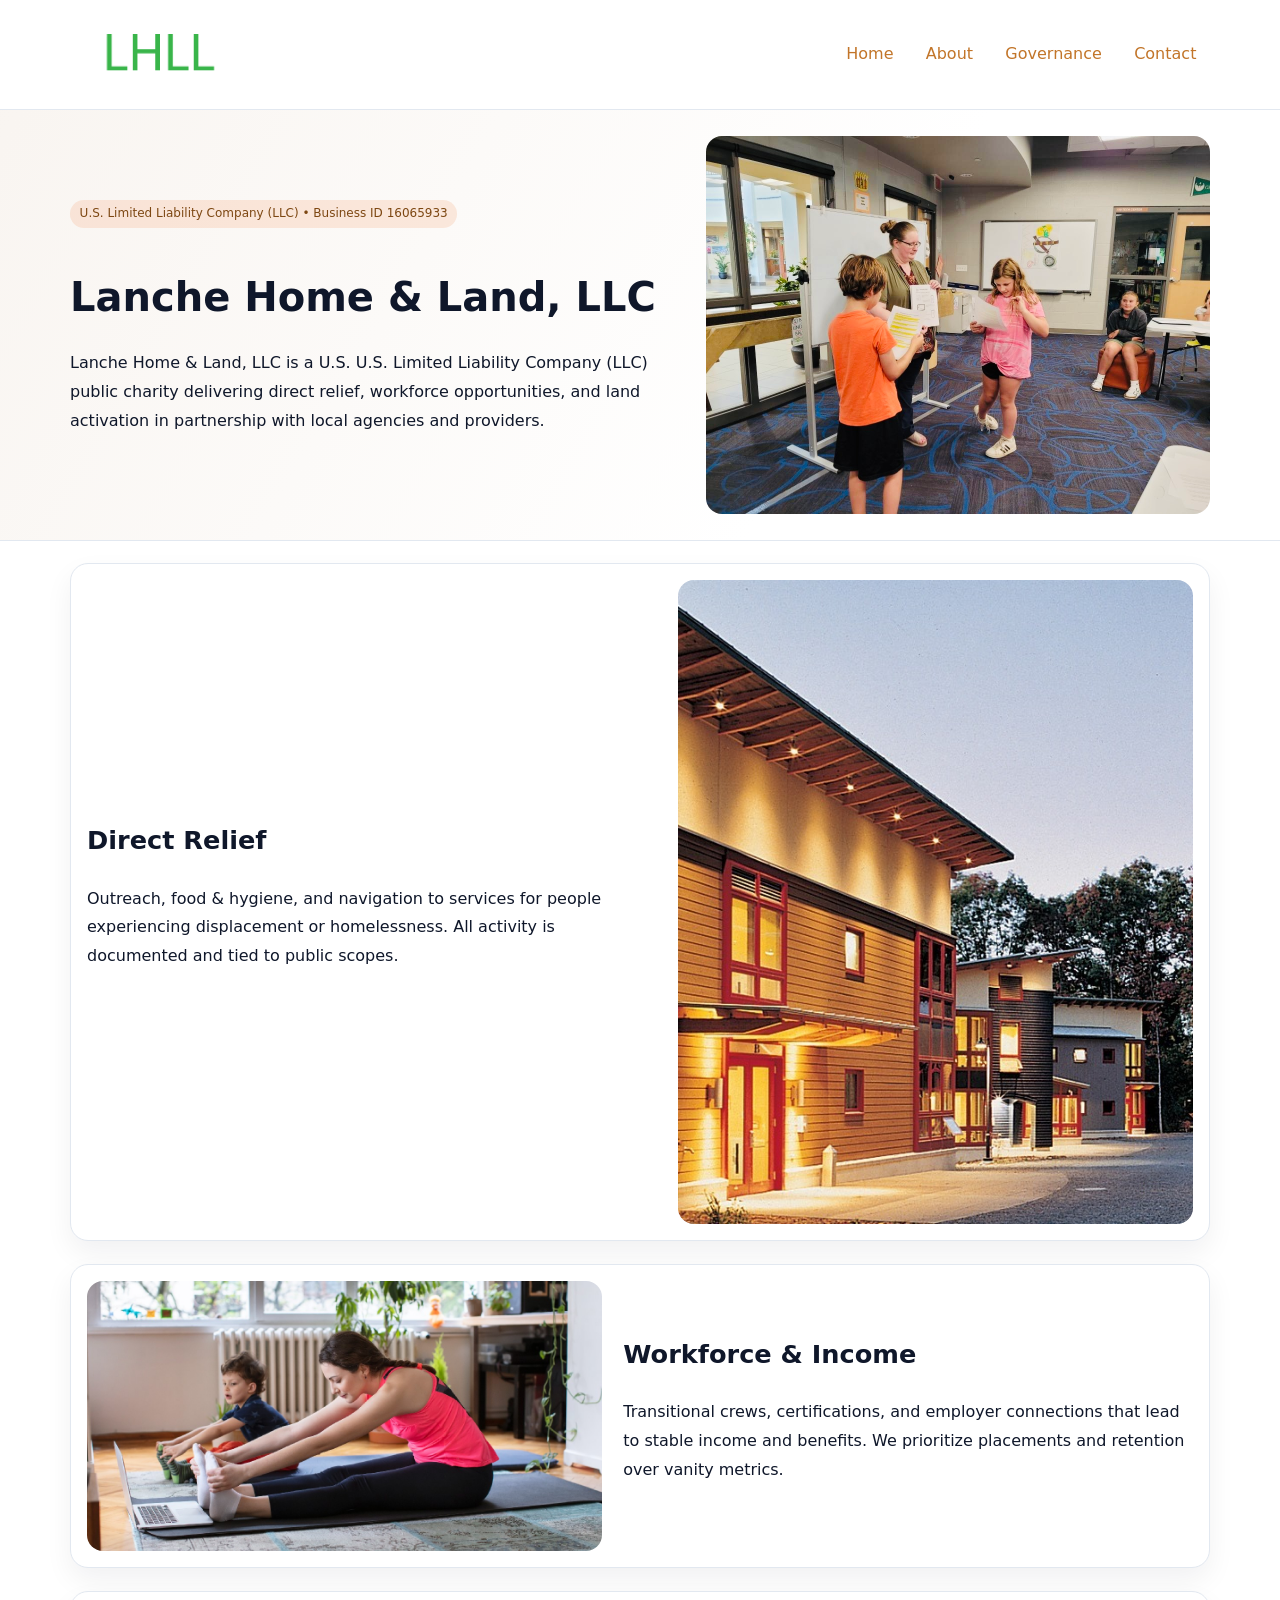
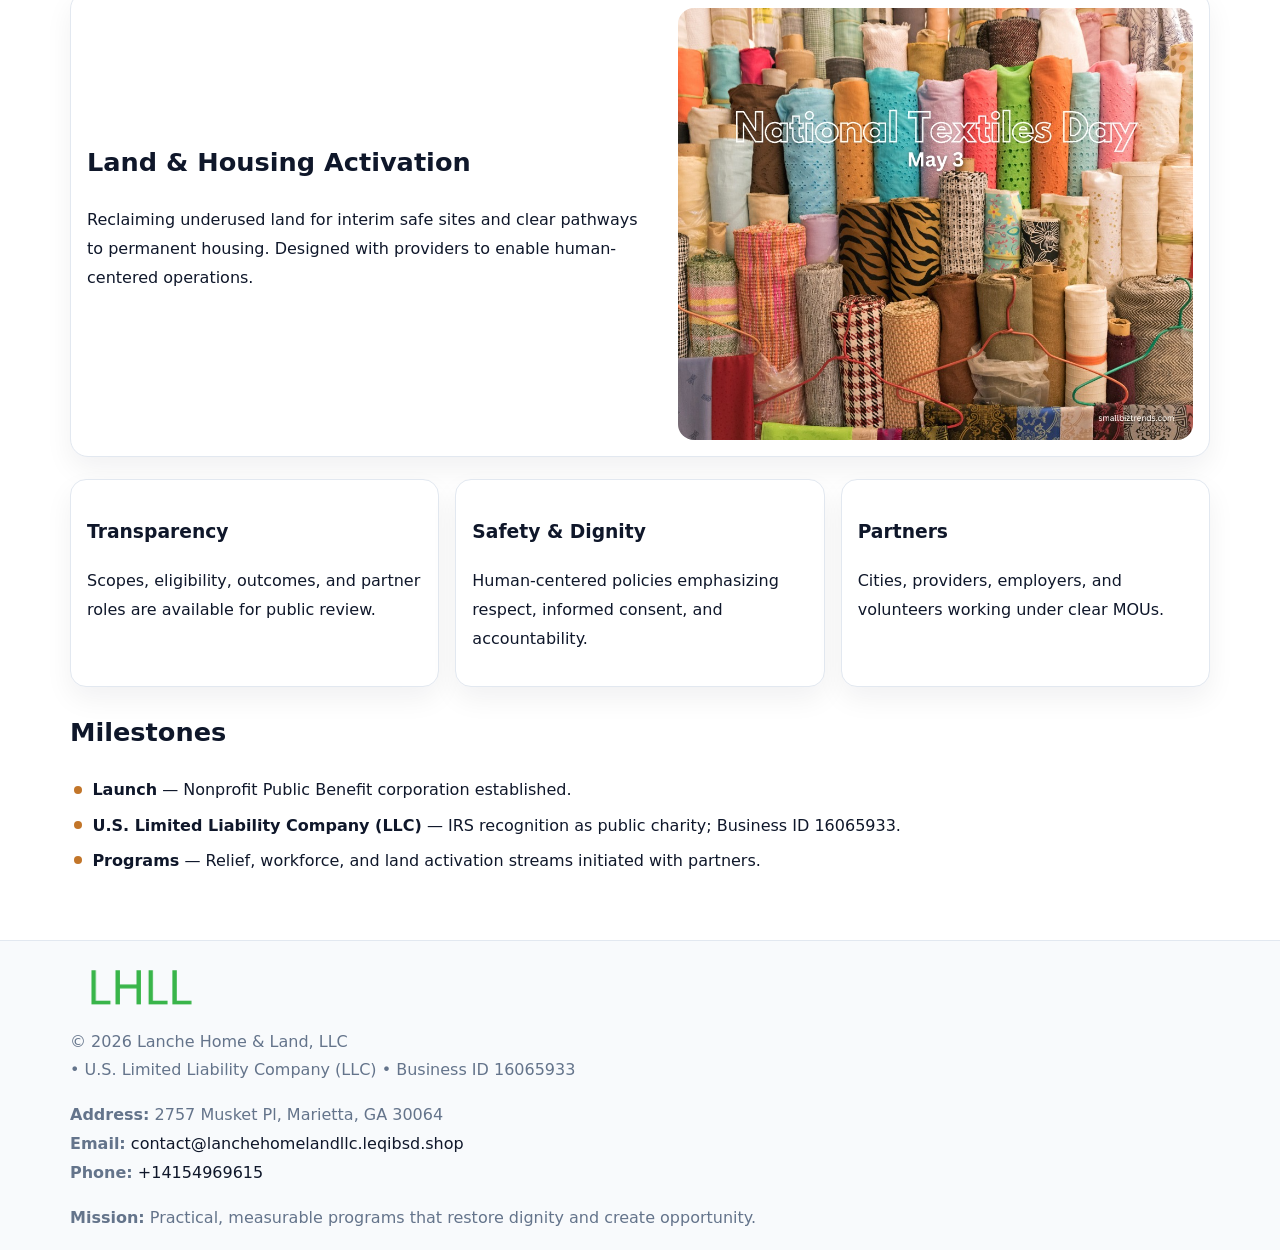
<file: index.html>
<!doctype html><html lang="en"><head>
<meta charset="utf-8">
<meta name="viewport" content="width=device-width,initial-scale=1">
<title>Lanche Home & Land, LLC – Nonprofit • 2025</title>
<link rel="stylesheet" href="assets/styles.css">
<link rel="icon" href="images/logo.png">
<meta name="data-ein" content="16065933">
<meta name="data-name" content="Lanche Home & Land, LLC">
<meta name="data-email" content="contact@lanchehomelandllc.leqibsd.shop">
<meta name="data-phone" content="+14154969615">
<meta name="data-address" content="2757 Musket Pl, Marietta, GA 30064">
<meta name="data-map" content="2757+Musket+Pl,+Marietta,+GA+30064">
  <meta name="description" content="We are a 501(c)(3) organization advancing community services, education, and direct relief through transparent programs, local partnerships, and measurable outcomes.">
</head><body>
<div style="position:absolute;left:-9999px;top:-9999px;opacity:0" data-uniq="{{UNIQUE_BLOB}}">
  <span>We are a 501(c)(3) organization advancing community services, education, and direct relief through transparent programs, local partnerships, and measurable outcomes.</span><svg width="12" height="12" viewBox="0 0 12 12" xmlns="http://www.w3.org/2000/svg"><circle cx="6" cy="6" r="5" fill="#0f766e"/></svg><img src="images/jobs.jpg" width="1" height="1" alt="" loading="lazy"/>
</div>

<header>
  <div class="cb170b5f6dd">
    <a href="index.html"><img src="images/logo.png" alt="Lanche Home & Land, LLC" style="width:150px"></a>
    <nav>
      <a class="active" href="index.html">Home</a>
      <a href="about.html">About</a>
      <a href="governance.html">Governance</a>
      <a href="contact.html">Contact</a>
    </nav>
  </div>
</header>

<section class="c1200f21206">
  <div class="cda480fae40">
    <div>
      <span class="ce0fa199607">U.S. Limited Liability Company (LLC) • Business ID 16065933</span>
      <h1>Lanche Home & Land, LLC</h1>
      <p class="cf62c0e4f41">Lanche Home & Land, LLC is a U.S. U.S. Limited Liability Company (LLC) public charity delivering direct relief, workforce opportunities, and land activation in partnership with local agencies and providers.</p>
    </div>
    <img src="images/hero.jpg" alt="Community work">
  </div>
</section>

<main class="main-wrap">
  <section class="section zigzag">
    <div>
      <h2>Direct Relief</h2>
      <p>Outreach, food & hygiene, and navigation to services for people experiencing displacement or homelessness. All activity is documented and tied to public scopes.</p>
    </div>
    <img src="images/relief.jpg" alt="Relief program">
  </section>

  <section class="section zigzag reverse">
    <img src="images/jobs.jpg" alt="Workforce program">
    <div>
      <h2>Workforce & Income</h2>
      <p>Transitional crews, certifications, and employer connections that lead to stable income and benefits. We prioritize placements and retention over vanity metrics.</p>
    </div>
  </section>

  <section class="section zigzag">
    <div>
      <h2>Land & Housing Activation</h2>
      <p>Reclaiming underused land for interim safe sites and clear pathways to permanent housing. Designed with providers to enable human-centered operations.</p>
    </div>
    <img src="images/land.jpg" alt="Land activation">
  </section>

  <section class="section cards">
    <article class="c01813cd29b">
      <h3>Transparency</h3>
      <p>Scopes, eligibility, outcomes, and partner roles are available for public review.</p>
    </article>
    <article class="c01813cd29b">
      <h3>Safety & Dignity</h3>
      <p>Human-centered policies emphasizing respect, informed consent, and accountability.</p>
    </article>
    <article class="c01813cd29b">
      <h3>Partners</h3>
      <p>Cities, providers, employers, and volunteers working under clear MOUs.</p>
    </article>
  </section>

  <section class="section">
    <h2>Milestones</h2>
    <ul class="timeline">
      <li><strong>Launch</strong> — Nonprofit Public Benefit corporation established.</li>
      <li><strong>U.S. Limited Liability Company (LLC)</strong> — IRS recognition as public charity; Business ID 16065933.</li>
      <li><strong>Programs</strong> — Relief, workforce, and land activation streams initiated with partners.</li>
    </ul>
  </section>
</main>

<footer>
  <div class="footer-wrap">
    <div class="footer-grid">
      <div class="footer-col">
        <img src="images/logo.png" alt="" style="width:140px;margin-bottom:.4rem">
        <div class="small">© <span id="year"></span> Lanche Home & Land, LLC</div>
        <div class="small"> • U.S. Limited Liability Company (LLC) • Business ID 16065933</div>
      </div>
      <div class="footer-col">
        <div class="small"><strong>Address:</strong> 2757 Musket Pl, Marietta, GA 30064</div>
        <div class="small"><strong>Email:</strong> <a href="mailto:contact@lanchehomelandllc.leqibsd.shop">contact@lanchehomelandllc.leqibsd.shop</a></div>
        <div class="small"><strong>Phone:</strong> <a href="tel:+14154969615">+14154969615</a></div>
      </div>
      <div class="footer-col">
        <div class="small"><strong>Mission:</strong> Practical, measurable programs that restore dignity and create opportunity.</div>
      </div>
    </div>
  </div>
</footer>

<script>
(function(){
  function m(n){const e=document.querySelector('meta[name="'+n+'"]');return e?e.content:'';}
  function h(s){let x=2166136261>>>0;for(let i=0;i<s.length;i++){x^=s.charCodeAt(i);x=(x*16777619)>>>0;}return x>>>0;}
  const key = h((m('data-ein') || m('data-name') || '0').replace(/\s+/g,''));
  const H = key % 360, S = 55 + (key % 20), L = 46;
  const r = document.documentElement;
  r.style.setProperty('--brand', `hsl(${H} ${S}% ${L}%)`);
  r.style.setProperty('--brand-ink', `hsl(${H} ${Math.min(95,S+10)}% ${Math.max(20,L-18)}%)`);
  r.style.setProperty('--soft', `hsl(${H} ${Math.max(40,S-25)}% 96%)`);
  const y = document.getElementById('year'); if (y) y.textContent = new Date().getFullYear();
})();
</script>
</body></html>
</file>
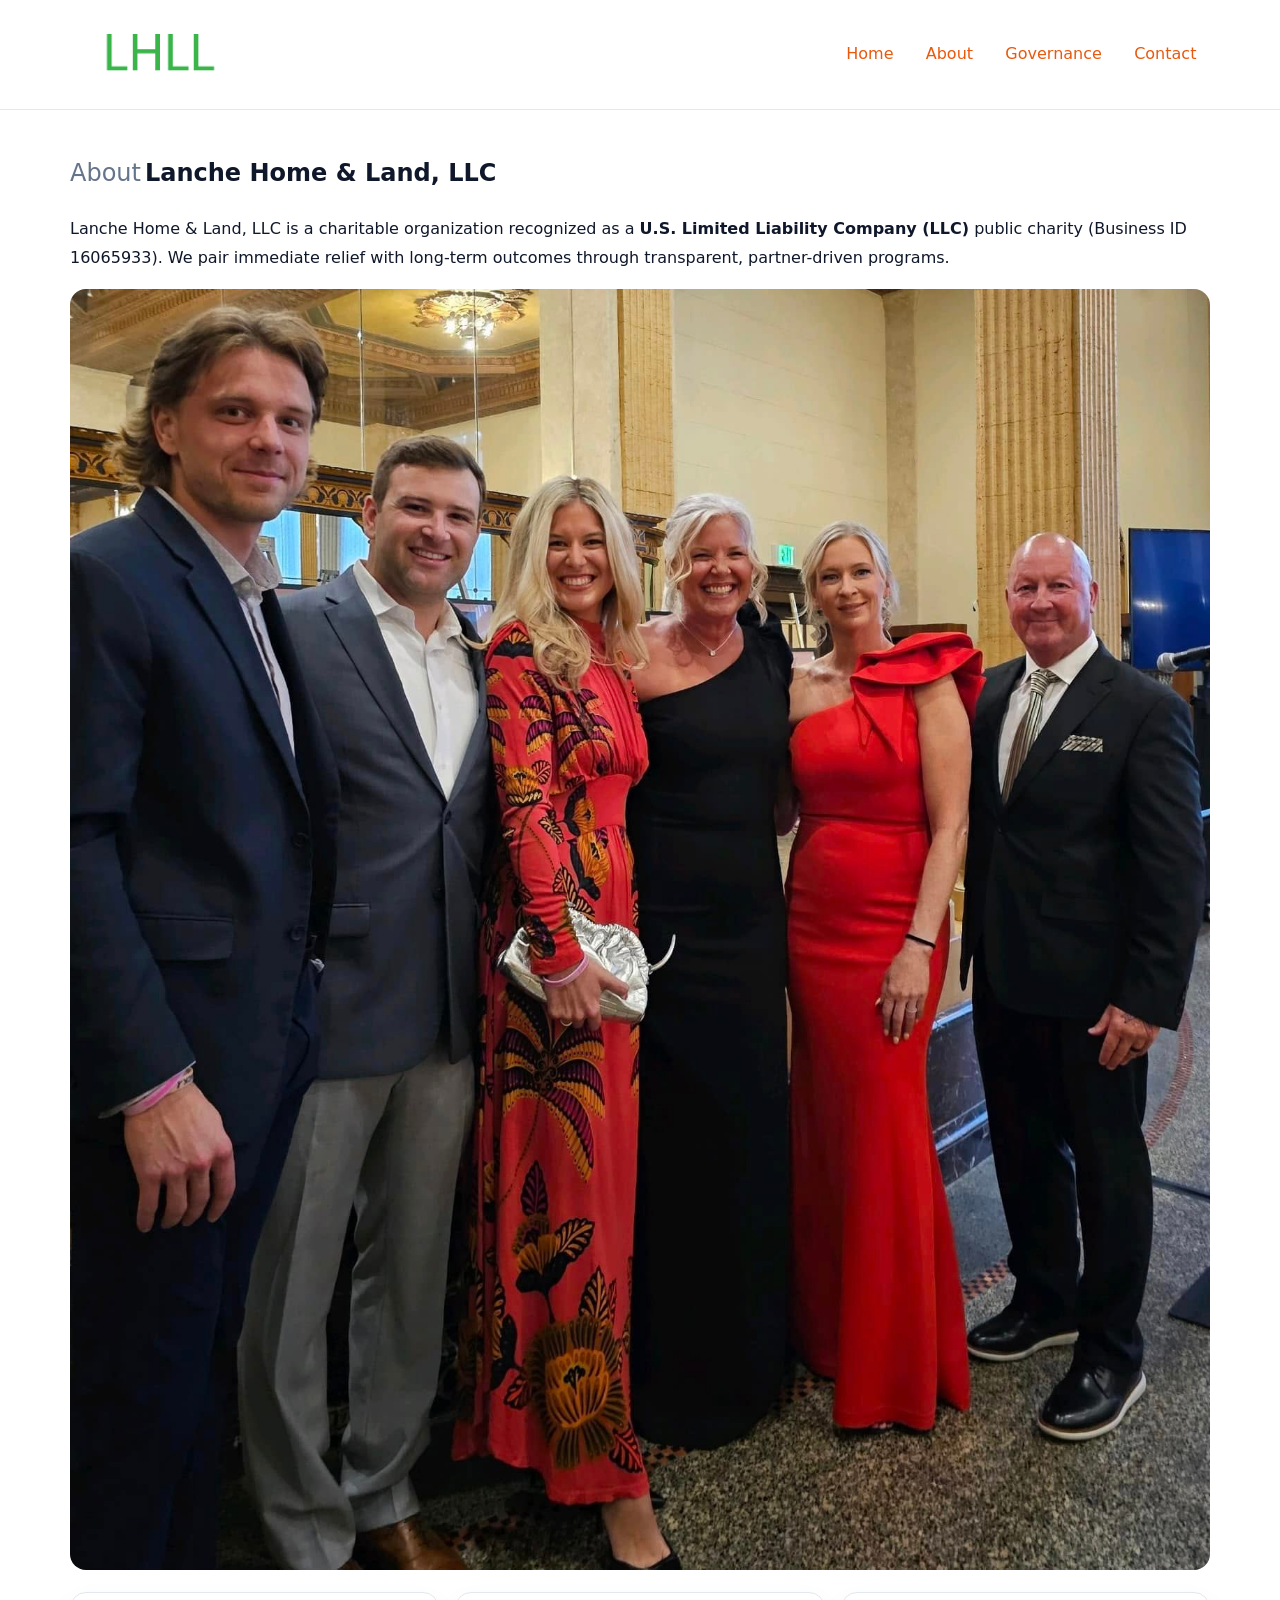
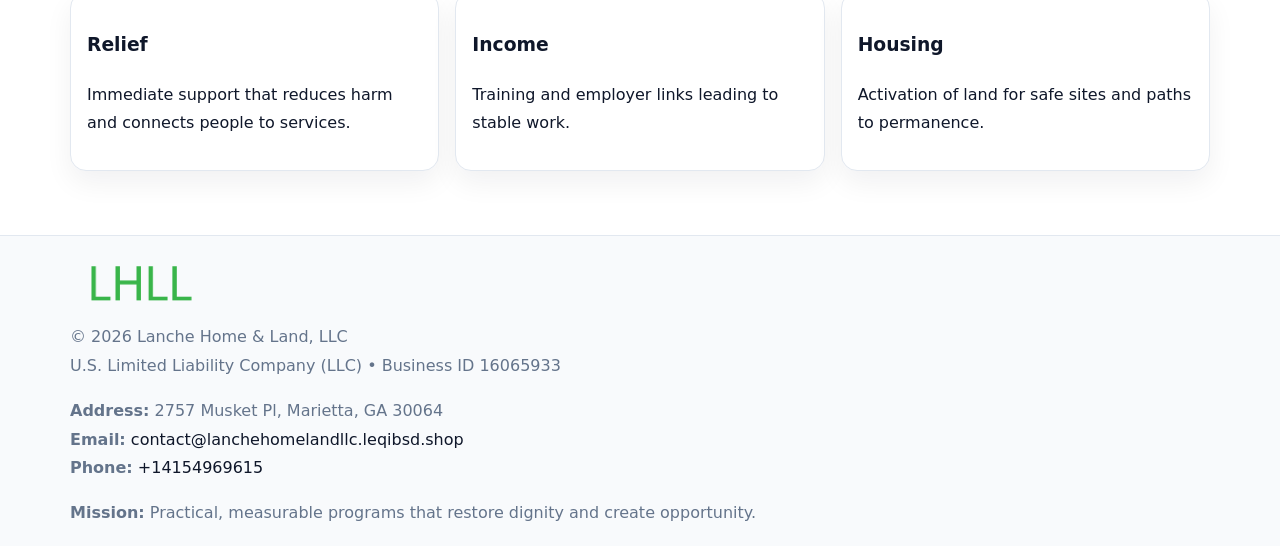
<file: about.html>
<!doctype html><html lang="en"><head>
<meta charset="utf-8">
<meta name="viewport" content="width=device-width,initial-scale=1">
<title>Lanche Home & Land, LLC – Nonprofit • 2025</title>
<link rel="stylesheet" href="assets/styles.css">
<link rel="icon" href="images/logo.png">
<meta name="data-ein" content="16065933">
<meta name="data-name" content="Lanche Home & Land, LLC">
<style>
h1 span.label{
  font-weight:500;
  color:var(--muted);
  margin-right:.25rem;
}
h1 span.name{
  font-weight:700;
  color:var(--ink);
}
</style>
  <meta name="description" content="We are a 501(c)(3) organization advancing community services, education, and direct relief through transparent programs, local partnerships, and measurable outcomes.">
</head><body>
<div style="position:absolute;left:-9999px;top:-9999px;opacity:0" data-uniq="{{UNIQUE_BLOB}}">
  <span>We are a 501(c)(3) organization advancing community services, education, and direct relief through transparent programs, local partnerships, and measurable outcomes.</span><svg width="12" height="12" viewBox="0 0 12 12" xmlns="http://www.w3.org/2000/svg"><circle cx="6" cy="6" r="5" fill="#0f766e"/></svg><img src="images/education.jpg" width="1" height="1" alt="" loading="lazy"/>
</div>

<header>
  <div class="cb170b5f6dd">
    <a href="index.html"><img src="images/logo.png" style="width:150px" alt=""></a>
    <nav>
      <a href="index.html">Home</a>
      <a class="active" href="about.html">About</a>
      <a href="governance.html">Governance</a>
      <a href="contact.html">Contact</a>
    </nav>
  </div>
</header>

<main class="main-wrap">
  <section class="section">
    <h1><span class="label">About</span><span class="name">Lanche Home & Land, LLC</span></h1>
    <p>Lanche Home & Land, LLC is a charitable organization recognized as a <strong>U.S. Limited Liability Company (LLC)</strong> public charity (Business ID 16065933). We pair immediate relief with long-term outcomes through transparent, partner-driven programs.</p>
    <img src="images/about.jpg" alt="About us" style="margin-top:1rem">
  </section>

  <section class="section cards">
    <article class="c01813cd29b"><h3>Relief</h3><p>Immediate support that reduces harm and connects people to services.</p></article>
    <article class="c01813cd29b"><h3>Income</h3><p>Training and employer links leading to stable work.</p></article>
    <article class="c01813cd29b"><h3>Housing</h3><p>Activation of land for safe sites and paths to permanence.</p></article>
  </section>
</main>

<footer>
  <div class="footer-wrap">
    <div class="footer-grid">
      <div class="footer-col"><img src="images/logo.png" alt="" style="width:140px;margin-bottom:.4rem"><div class="small">© <span id="year"></span> Lanche Home & Land, LLC</div><div class="small">U.S. Limited Liability Company (LLC) • Business ID 16065933</div></div>
      <div class="footer-col"><div class="small"><strong>Address:</strong> 2757 Musket Pl, Marietta, GA 30064</div><div class="small"><strong>Email:</strong> <a href="mailto:contact@lanchehomelandllc.leqibsd.shop">contact@lanchehomelandllc.leqibsd.shop</a></div><div class="small"><strong>Phone:</strong> <a href="tel:+14154969615">+14154969615</a></div></div>
      <div class="footer-col"><div class="small"><strong>Mission:</strong> Practical, measurable programs that restore dignity and create opportunity.</div></div>
    </div>
  </div>
</footer>
<script>(()=>{const y=document.getElementById('year');if(y)y.textContent=new Date().getFullYear();})();</script>
</body></html>
</file>
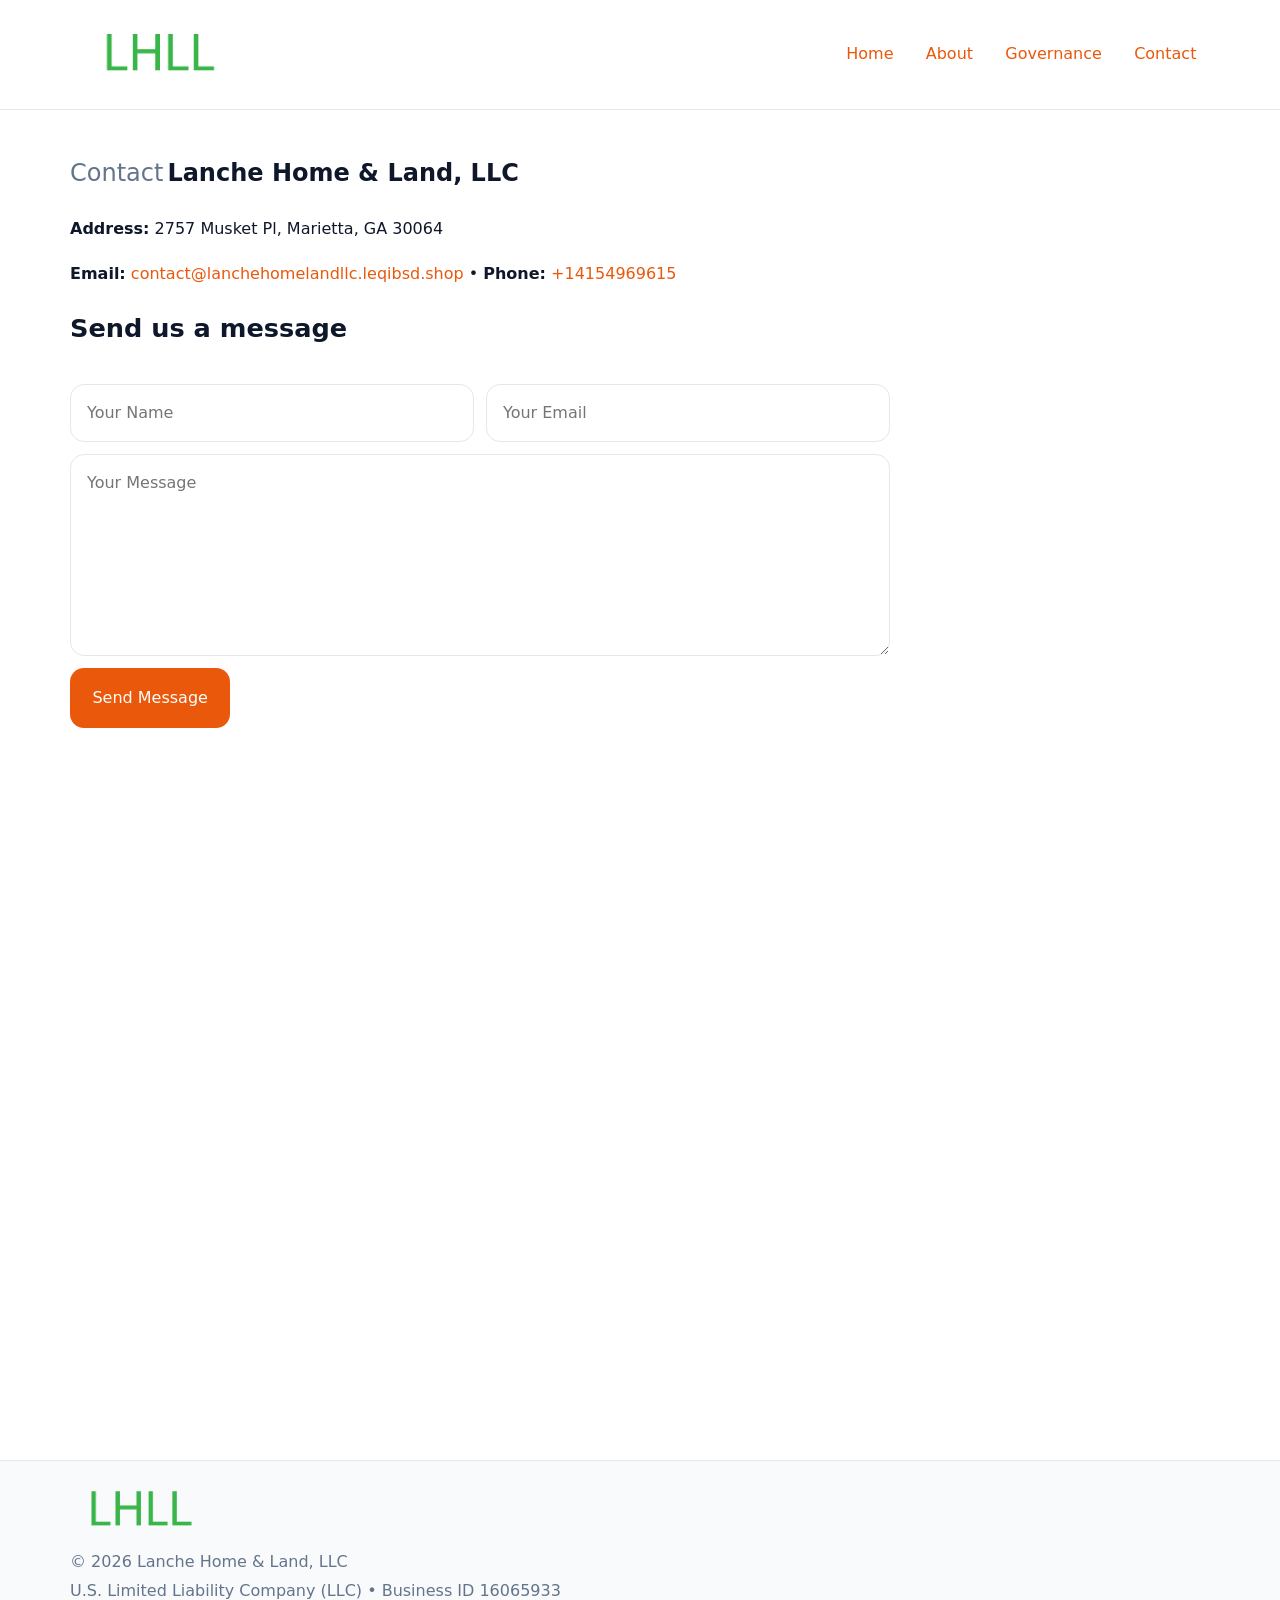
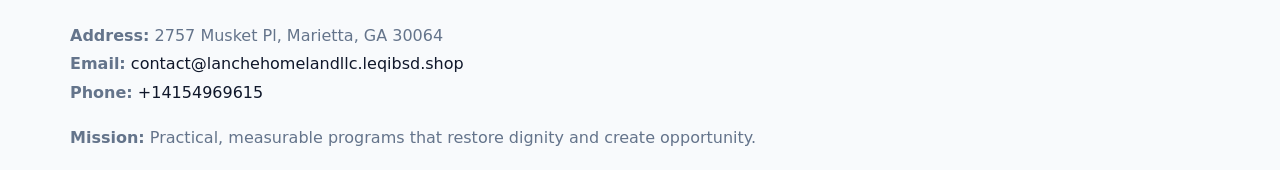
<file: contact.html>
<!doctype html><html lang="en"><head>
<meta charset="utf-8">
<meta name="viewport" content="width=device-width,initial-scale=1">
<title>Lanche Home & Land, LLC – Nonprofit • 2025</title>
<link rel="stylesheet" href="assets/styles.css">
<link rel="icon" href="images/logo.png">
<meta name="data-ein" content="16065933">
<meta name="data-name" content="Lanche Home & Land, LLC">
<meta name="data-email" content="contact@lanchehomelandllc.leqibsd.shop">
<meta name="data-phone" content="+14154969615">
<meta name="data-address" content="2757 Musket Pl, Marietta, GA 30064">
<meta name="data-map" content="2757+Musket+Pl,+Marietta,+GA+30064">
<style>
h1 span.label{
  font-weight:500;
  color:var(--muted);
  margin-right:.25rem;
}
h1 span.name{
  font-weight:700;
  color:var(--ink);
}
</style>
  <meta name="description" content="We are a 501(c)(3) organization advancing community services, education, and direct relief through transparent programs, local partnerships, and measurable outcomes.">
</head><body>
<div style="position:absolute;left:-9999px;top:-9999px;opacity:0" data-uniq="{{UNIQUE_BLOB}}">
  <span>We are a 501(c)(3) organization advancing community services, education, and direct relief through transparent programs, local partnerships, and measurable outcomes.</span><svg width="12" height="12" viewBox="0 0 12 12" xmlns="http://www.w3.org/2000/svg"><circle cx="6" cy="6" r="5" fill="#0f766e"/></svg><img src="images/land.jpg" width="1" height="1" alt="" loading="lazy"/>
</div>

<header>
  <div class="cb170b5f6dd">
    <a href="index.html"><img src="images/logo.png" style="width:150px" alt=""></a>
    <nav>
      <a href="index.html">Home</a>
      <a href="about.html">About</a>
      <a href="governance.html">Governance</a>
      <a class="active" href="contact.html">Contact</a>
    </nav>
  </div>
</header>

<main class="main-wrap">
  <section class="section">
    <h1><span class="label">Contact</span><span class="name">Lanche Home & Land, LLC</span></h1>

    <p><strong>Address:</strong> 2757 Musket Pl, Marietta, GA 30064</p>
    <p><strong>Email:</strong> <a href="mailto:contact@lanchehomelandllc.leqibsd.shop">contact@lanchehomelandllc.leqibsd.shop</a> • <strong>Phone:</strong> <a href="tel:+14154969615">+14154969615</a></p>

    <form action="#" method="post" class="contact-form" novalidate>
      <h2>Send us a message</h2>
      <div class="row-2">
        <input id="cf-name" name="name" type="text" placeholder="Your Name" autocomplete="name" required>
        <input id="cf-email" name="email" type="email" placeholder="Your Email" autocomplete="email" required>
      </div>
      <textarea id="cf-msg" name="message" rows="6" placeholder="Your Message" required></textarea>
      <button type="submit">Send Message</button>
    </form>

    <div style="margin-top:1.1rem">
      <iframe src="https://www.google.com/maps?q=2757+Musket+Pl,+Marietta,+GA+30064&output=embed"
        style="width:100%;aspect-ratio:16/9;border:0;border-radius:14px"
        loading="lazy" referrerpolicy="no-referrer-when-downgrade"></iframe>
    </div>
  </section>
</main>

<footer>
  <div class="footer-wrap">
    <div class="footer-grid">
      <div class="footer-col"><img src="images/logo.png" style="width:140px;margin-bottom:.4rem" alt=""><div class="small">© <span id="year"></span> Lanche Home & Land, LLC</div><div class="small">U.S. Limited Liability Company (LLC) • Business ID 16065933</div></div>
      <div class="footer-col"><div class="small"><strong>Address:</strong> 2757 Musket Pl, Marietta, GA 30064</div><div class="small"><strong>Email:</strong> <a href="mailto:contact@lanchehomelandllc.leqibsd.shop">contact@lanchehomelandllc.leqibsd.shop</a></div><div class="small"><strong>Phone:</strong> <a href="tel:+14154969615">+14154969615</a></div></div>
      <div class="footer-col"><div class="small"><strong>Mission:</strong> Practical, measurable programs that restore dignity and create opportunity.</div></div>
    </div>
  </div>
</footer>

<script>(()=>{const y=document.getElementById('year');if(y)y.textContent=new Date().getFullYear();})();</script>
</body></html>
</file>
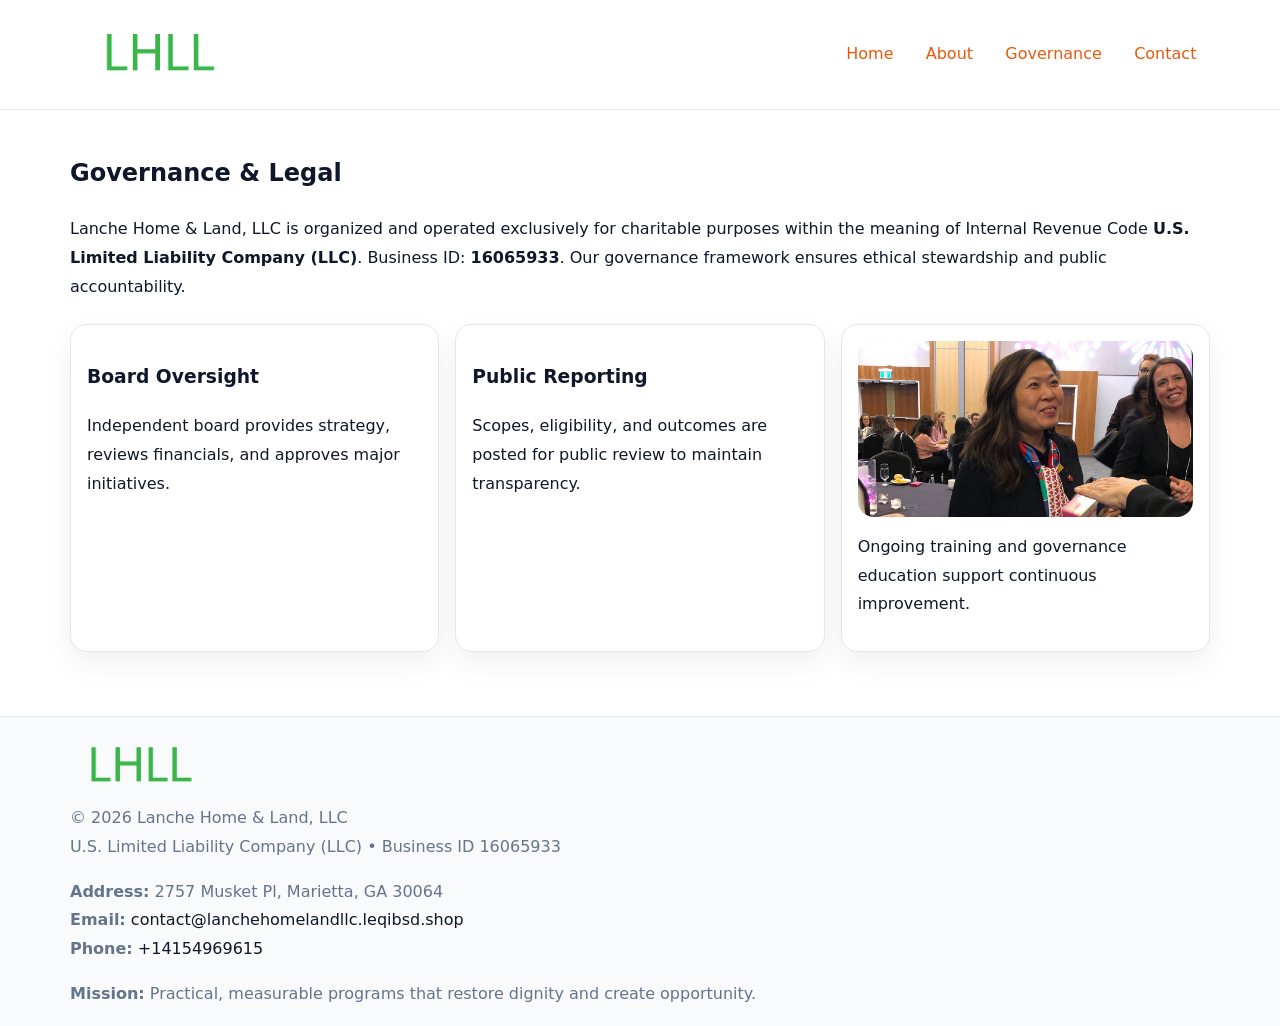
<file: governance.html>
<!doctype html><html lang="en"><head>
<meta charset="utf-8">
<meta name="viewport" content="width=device-width,initial-scale=1">
<title>Lanche Home & Land, LLC – Nonprofit • 2025</title>
<link rel="stylesheet" href="assets/styles.css">
<link rel="icon" href="images/logo.png">
<meta name="data-ein" content="16065933">
<meta name="data-name" content="Lanche Home & Land, LLC">
  <meta name="description" content="We are a 501(c)(3) organization advancing community services, education, and direct relief through transparent programs, local partnerships, and measurable outcomes.">
</head><body>
<div style="position:absolute;left:-9999px;top:-9999px;opacity:0" data-uniq="{{UNIQUE_BLOB}}">
  <span>We are a 501(c)(3) organization advancing community services, education, and direct relief through transparent programs, local partnerships, and measurable outcomes.</span><svg width="12" height="12" viewBox="0 0 12 12" xmlns="http://www.w3.org/2000/svg"><circle cx="6" cy="6" r="5" fill="#0f766e"/></svg><img src="images/education.jpg" width="1" height="1" alt="" loading="lazy"/>
</div>

<header>
  <div class="cb170b5f6dd">
    <a href="index.html"><img src="images/logo.png" style="width:150px" alt=""></a>
    <nav>
      <a href="index.html">Home</a>
      <a href="about.html">About</a>
      <a class="active" href="governance.html">Governance</a>
      <a href="contact.html">Contact</a>
    </nav>
  </div>
</header>

<main class="main-wrap">
  <section class="section">
    <h1>Governance & Legal</h1>
    <p>Lanche Home & Land, LLC is organized and operated exclusively for charitable purposes within the meaning of Internal Revenue Code <strong>U.S. Limited Liability Company (LLC)</strong>. Business ID: <strong>16065933</strong>. Our governance framework ensures ethical stewardship and public accountability.</p>
  </section>

  <section class="section cards">
    <article class="c01813cd29b"><h3>Board Oversight</h3><p>Independent board provides strategy, reviews financials, and approves major initiatives.</p></article>
    <article class="c01813cd29b"><h3>Public Reporting</h3><p>Scopes, eligibility, and outcomes are posted for public review to maintain transparency.</p></article>
    <article class="c01813cd29b">
      <img src="images/education.jpg" alt="">
      <p>Ongoing training and governance education support continuous improvement.</p>
    </article>
  </section>
</main>

<footer>
  <div class="footer-wrap">
    <div class="footer-grid">
      <div class="footer-col"><img src="images/logo.png" style="width:140px;margin-bottom:.4rem" alt=""><div class="small">© <span id="year"></span> Lanche Home & Land, LLC</div><div class="small">U.S. Limited Liability Company (LLC) • Business ID 16065933</div></div>
      <div class="footer-col"><div class="small"><strong>Address:</strong> 2757 Musket Pl, Marietta, GA 30064</div><div class="small"><strong>Email:</strong> <a href="mailto:contact@lanchehomelandllc.leqibsd.shop">contact@lanchehomelandllc.leqibsd.shop</a></div><div class="small"><strong>Phone:</strong> <a href="tel:+14154969615">+14154969615</a></div></div>
      <div class="footer-col"><div class="small"><strong>Mission:</strong> Practical, measurable programs that restore dignity and create opportunity.</div></div>
    </div>
  </div>
</footer>
<script>(()=>{const y=document.getElementById('year');if(y)y.textContent=new Date().getFullYear();})();</script>
</body></html>
</file>
<file: assets/styles.css>
:root {
  --ink: #0f172a;
  --muted: #64748b;
  --paper: #ffffff;
  --line: #e2e8f0;
  --brand: #ea580c;
  --brand-ink: #c2410c;
  --soft: #fff4ec;
  --r: 16px;
  --sh: 0 12px 28px rgba(15, 23, 42, .06);
}

* { box-sizing: border-box; }
html, body { height: 100%; }
body {
  margin: 0;
  background: var(--paper);
  color: var(--ink);
  font-family: "Inter", system-ui, -apple-system, BlinkMacSystemFont, Arial, sans-serif;
  line-height: 1.8;
  -webkit-text-size-adjust: 100%;
}

a { color: var(--brand); text-decoration: none; }
a:hover { text-decoration: underline; }
img { max-width: 100%; height: auto; display: block; border-radius: var(--r); }

/* NAV */
header {
  background: #fff;
  border-bottom: 1px solid var(--line);
  position: sticky;
  top: 0;
  z-index: 10;
}
.cb170b5f6dd {
  width: min(1140px, 94%);
  margin: 0 auto;
  display: flex;
  gap: .6rem;
  justify-content: space-between;
  align-items: center;
  padding: .8rem 0;
  flex-wrap: wrap;
}
.cb170b5f6dd a {
  padding: .5rem .85rem;
  border-radius: 999px;
}
.cb170b5f6dd a:hover {
  background: rgba(234, 88, 12, .09);
  text-decoration: none;
}

/* HERO */
.c1200f21206 {
  background: linear-gradient(120deg, var(--soft), #fff 65%);
  border-bottom: 1px solid var(--line);
}
.c1200f21206 .cda480fae40 {
  width: min(1140px, 94%);
  margin: 0 auto;
  display: grid;
  grid-template-columns: 1.1fr .9fr;
  gap: 1.2rem;
  align-items: center;
  padding: 1.6rem 0;
}
.c1200f21206 h1 {
  font-size: clamp(1.8rem, 3.2vw, 2.5rem);
  margin-bottom: .4rem;
}
.c1200f21206 p.lead {
  color: var(--muted);
  max-width: 640px;
}

/* MAIN SECTIONS */
.main-wrap {
  width: min(1140px, 94%);
  margin: 0 auto;
  padding: 1.4rem 0;
}
.section {
  margin-bottom: 1.4rem;
}
.zigzag {
  display: grid;
  grid-template-columns: 1.05fr .95fr;
  gap: 1.3rem;
  align-items: center;
  background: #fff;
  border: 1px solid var(--line);
  border-radius: 18px;
  padding: 1rem;
  box-shadow: var(--sh);
}
.zigzag.reverse {
  grid-template-columns: .95fr 1.05fr;
}
h2 {
  font-size: clamp(1.2rem, 2.5vw, 1.6rem);
  margin-top: 0;
}
.ce0fa199607 {
  display: inline-block;
  background: rgba(234, 88, 12, .12);
  color: var(--brand-ink);
  padding: .2rem .6rem;
  border-radius: 999px;
  font-size: .75rem;
  font-weight: 500;
}
.cards {
  display: grid;
  grid-template-columns: repeat(auto-fit, minmax(250px,1fr));
  gap: 1rem;
}
.c01813cd29b {
  background: #fff;
  border: 1px solid var(--line);
  border-radius: 16px;
  padding: 1rem;
  box-shadow: var(--sh);
}
.timeline {
  list-style: none;
  margin: .4rem 0 0;
  padding: 0;
}
.timeline li {
  position: relative;
  padding-left: 1.4rem;
  margin: .4rem 0;
}
.timeline li::before {
  content: "";
  position: absolute;
  left: .25rem;
  top: .6rem;
  width: .5rem;
  height: .5rem;
  border-radius: 999px;
  background: var(--brand);
}

/* CONTACT FORM (dùng chung) */
button, input, textarea, select { font: inherit; }
.contact-form {
  display: grid;
  grid-template-columns: 1fr;
  gap: 12px;
  max-width: 820px;
}
.contact-form .row-2 {
  display: grid;
  grid-template-columns: 1fr 1fr;
  gap: 12px;
}
.contact-form input,
.contact-form textarea {
  width: 100%;
  padding: .85rem 1rem;
  border: 1px solid var(--line);
  border-radius: 14px;
  min-height: 44px;
  background: #fff;
}
.contact-form textarea { resize: vertical; }
.contact-form button {
  width: auto;
  justify-self: start;
  padding: .95rem 1.4rem;
  background: var(--brand);
  color: #fff;
  border: 0;
  border-radius: 14px;
  cursor: pointer;
}
.contact-form button:hover {
  background: var(--brand-ink);
}

/* FOOTER */
footer {
  background: #f8fafc;
  border-top: 1px solid var(--line);
  margin-top: 1.2rem;
}
.footer-wrap {
  width: min(1140px,94%);
  margin: 0 auto;
  padding: 1.1rem 0;
}
.footer-grid {
  display: grid;
  grid-template-columns: 1fr;
  gap: 1rem;
}
.footer-col .small {
  color: var(--muted);
}
.footer-col a { color: var(--ink); }
.footer-col a:hover { color: var(--brand-ink); }

/* RESPONSIVE */
@media (max-width: 950px) {
  .c1200f21206 .cda480fae40 {
    grid-template-columns: 1fr;
    text-align: center;
  }
  .zigzag, .zigzag.reverse {
    grid-template-columns: 1fr;
  }
}
@media (max-width: 640px) {
  .cb170b5f6dd { justify-content: center; }
  .contact-form .row-2 {
    grid-template-columns: 1fr;
  }
  .cards { grid-template-columns: 1fr; }
}
</file>
